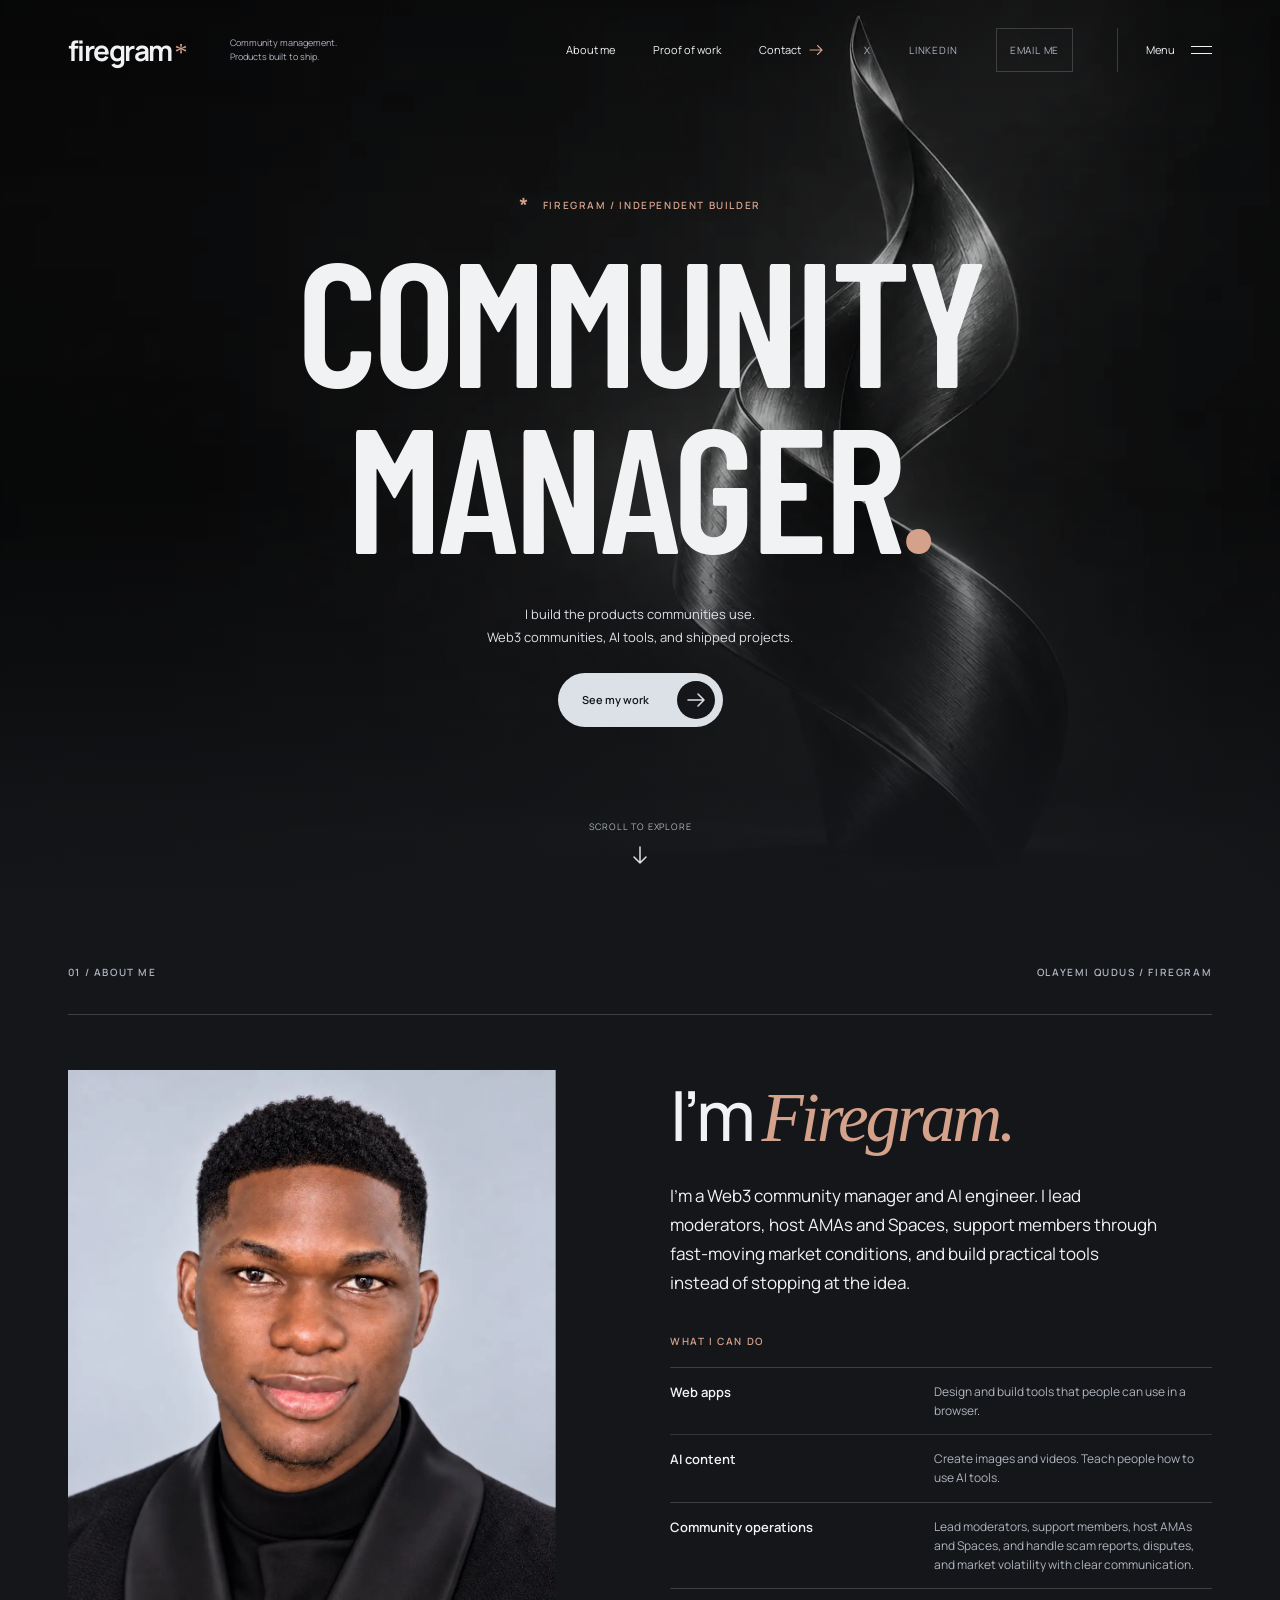
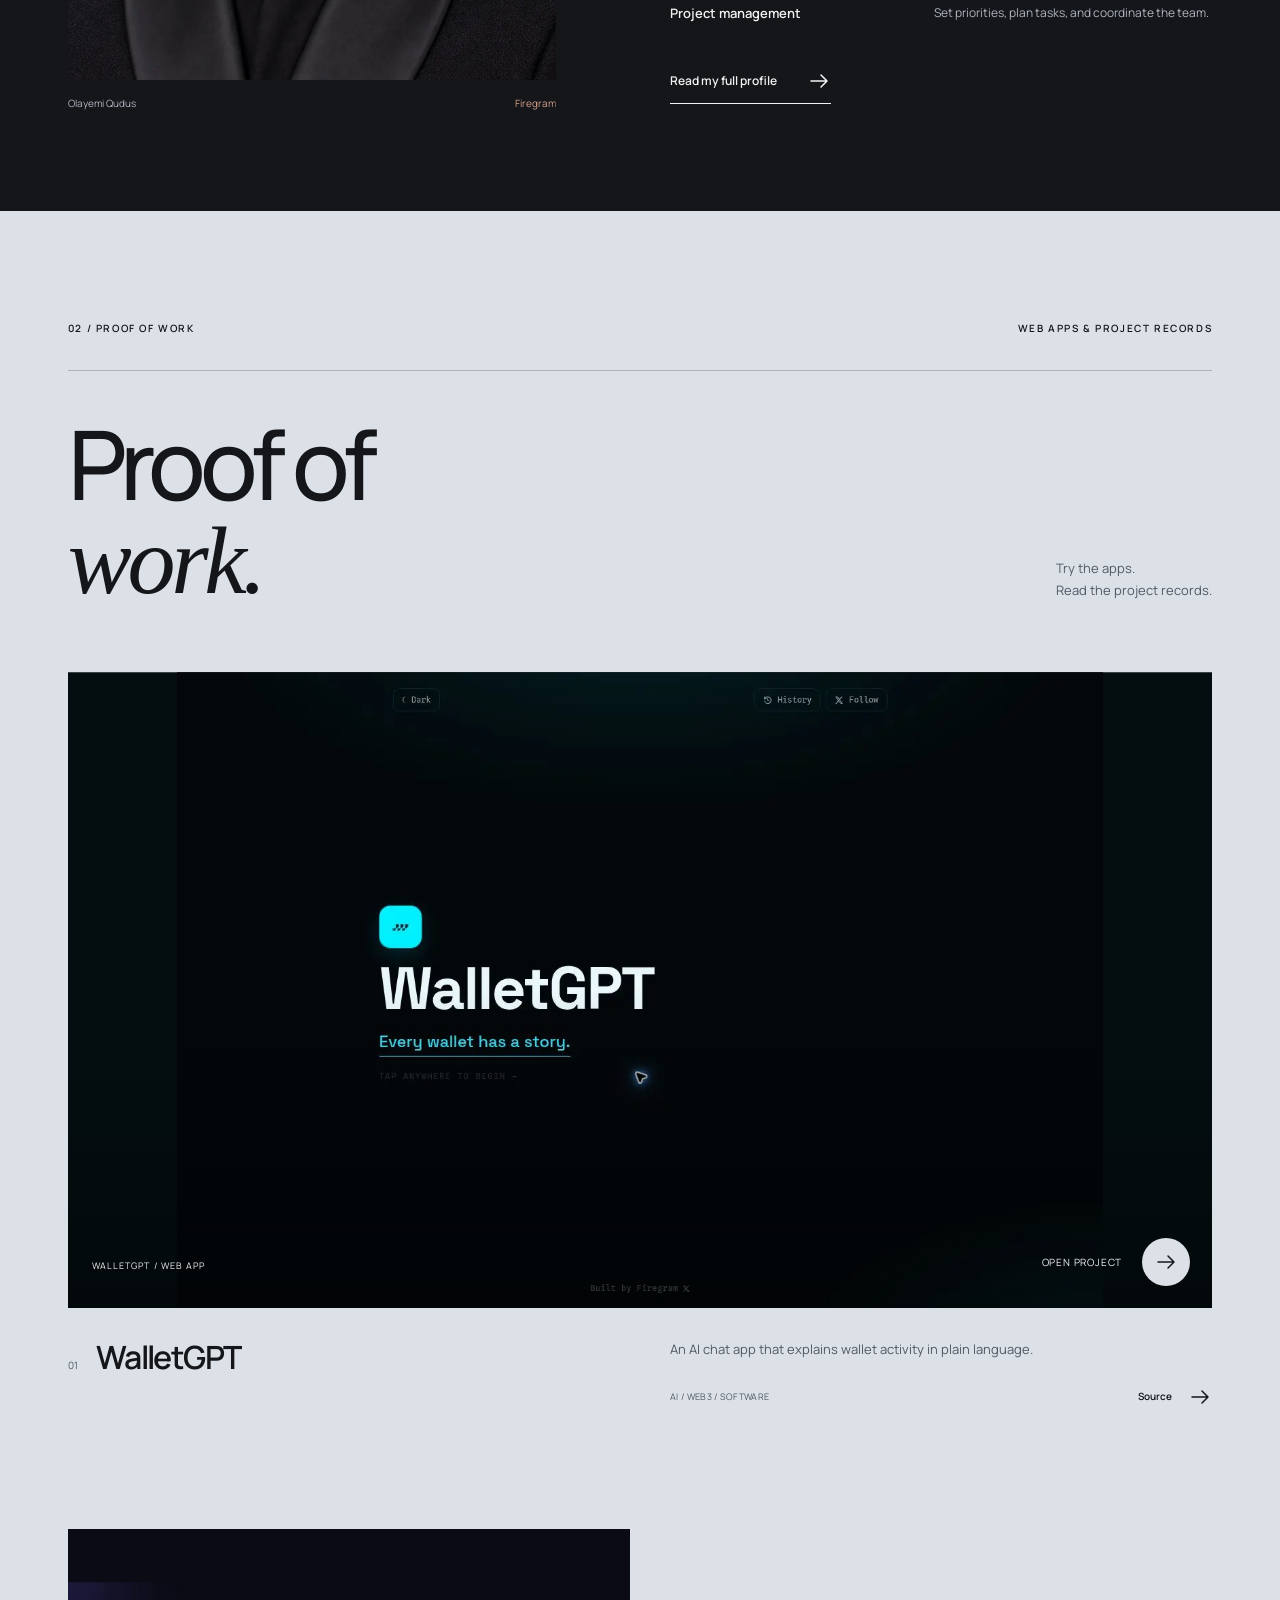
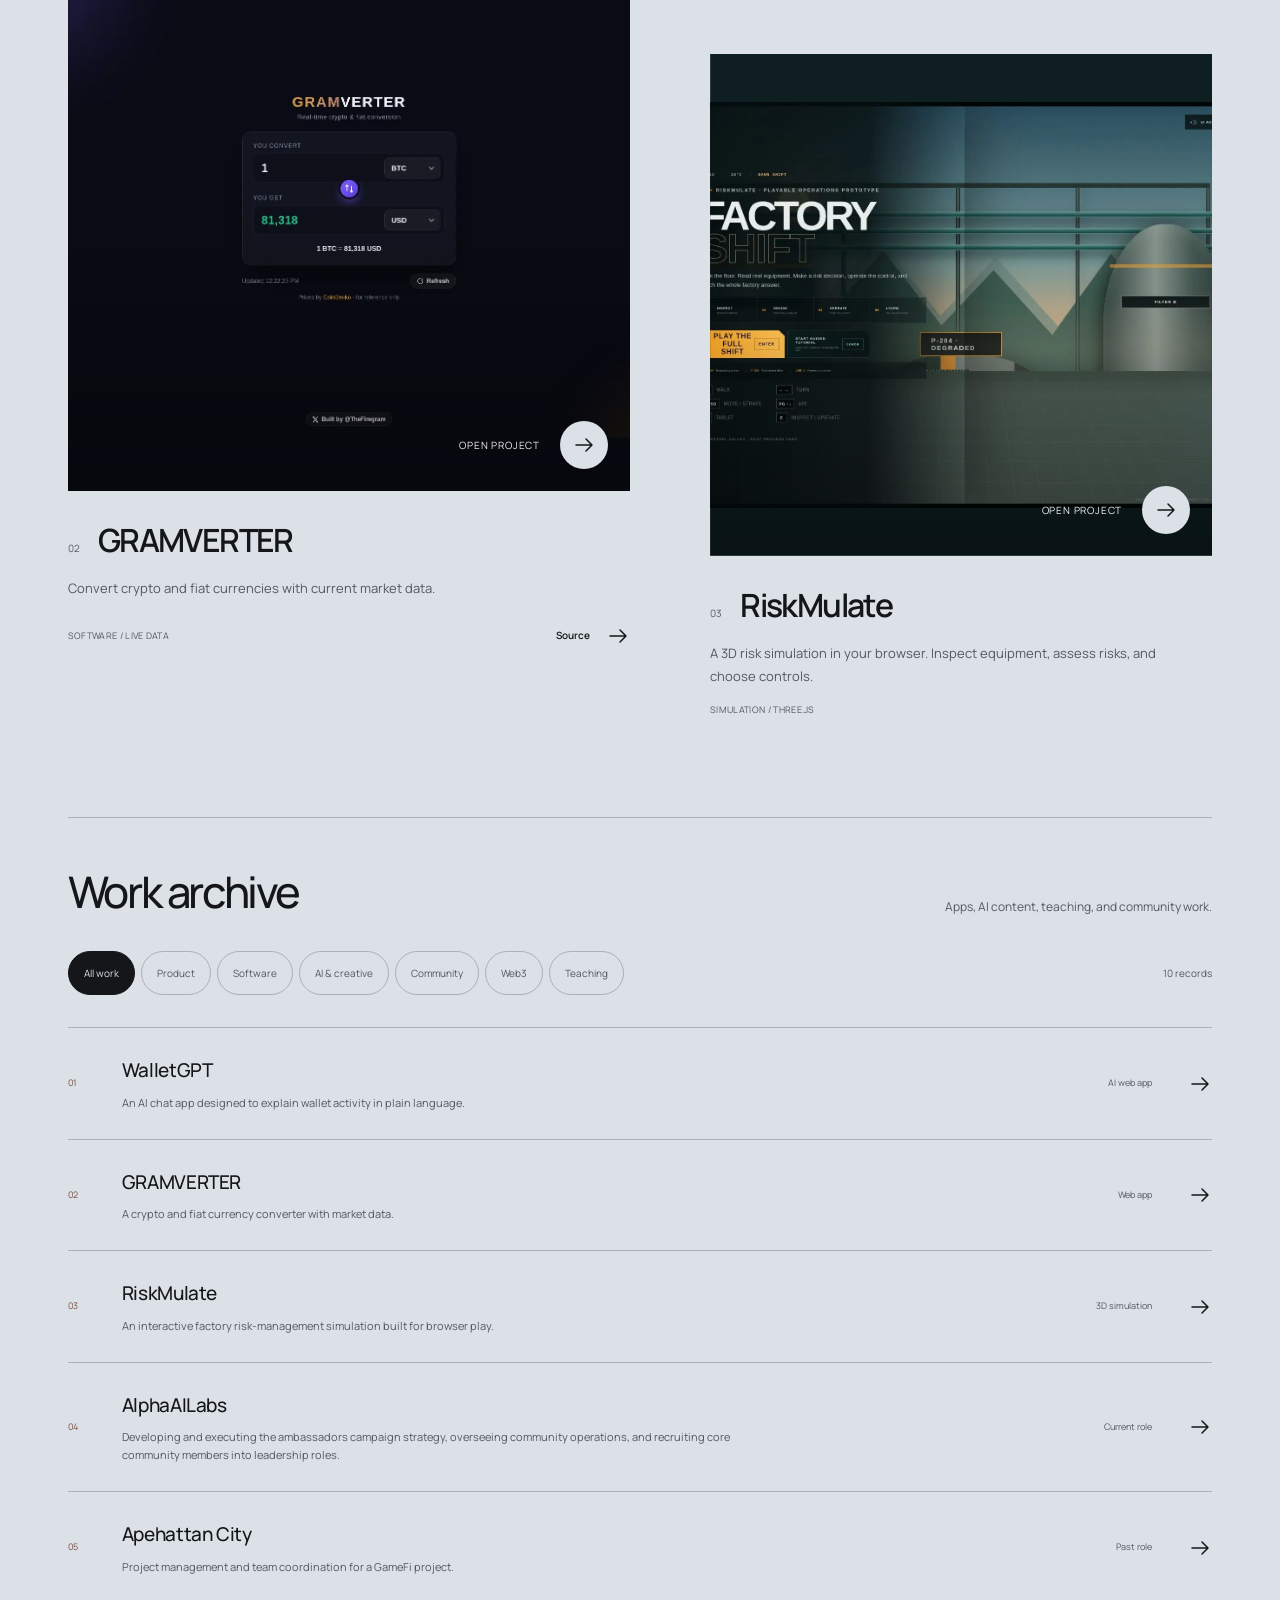
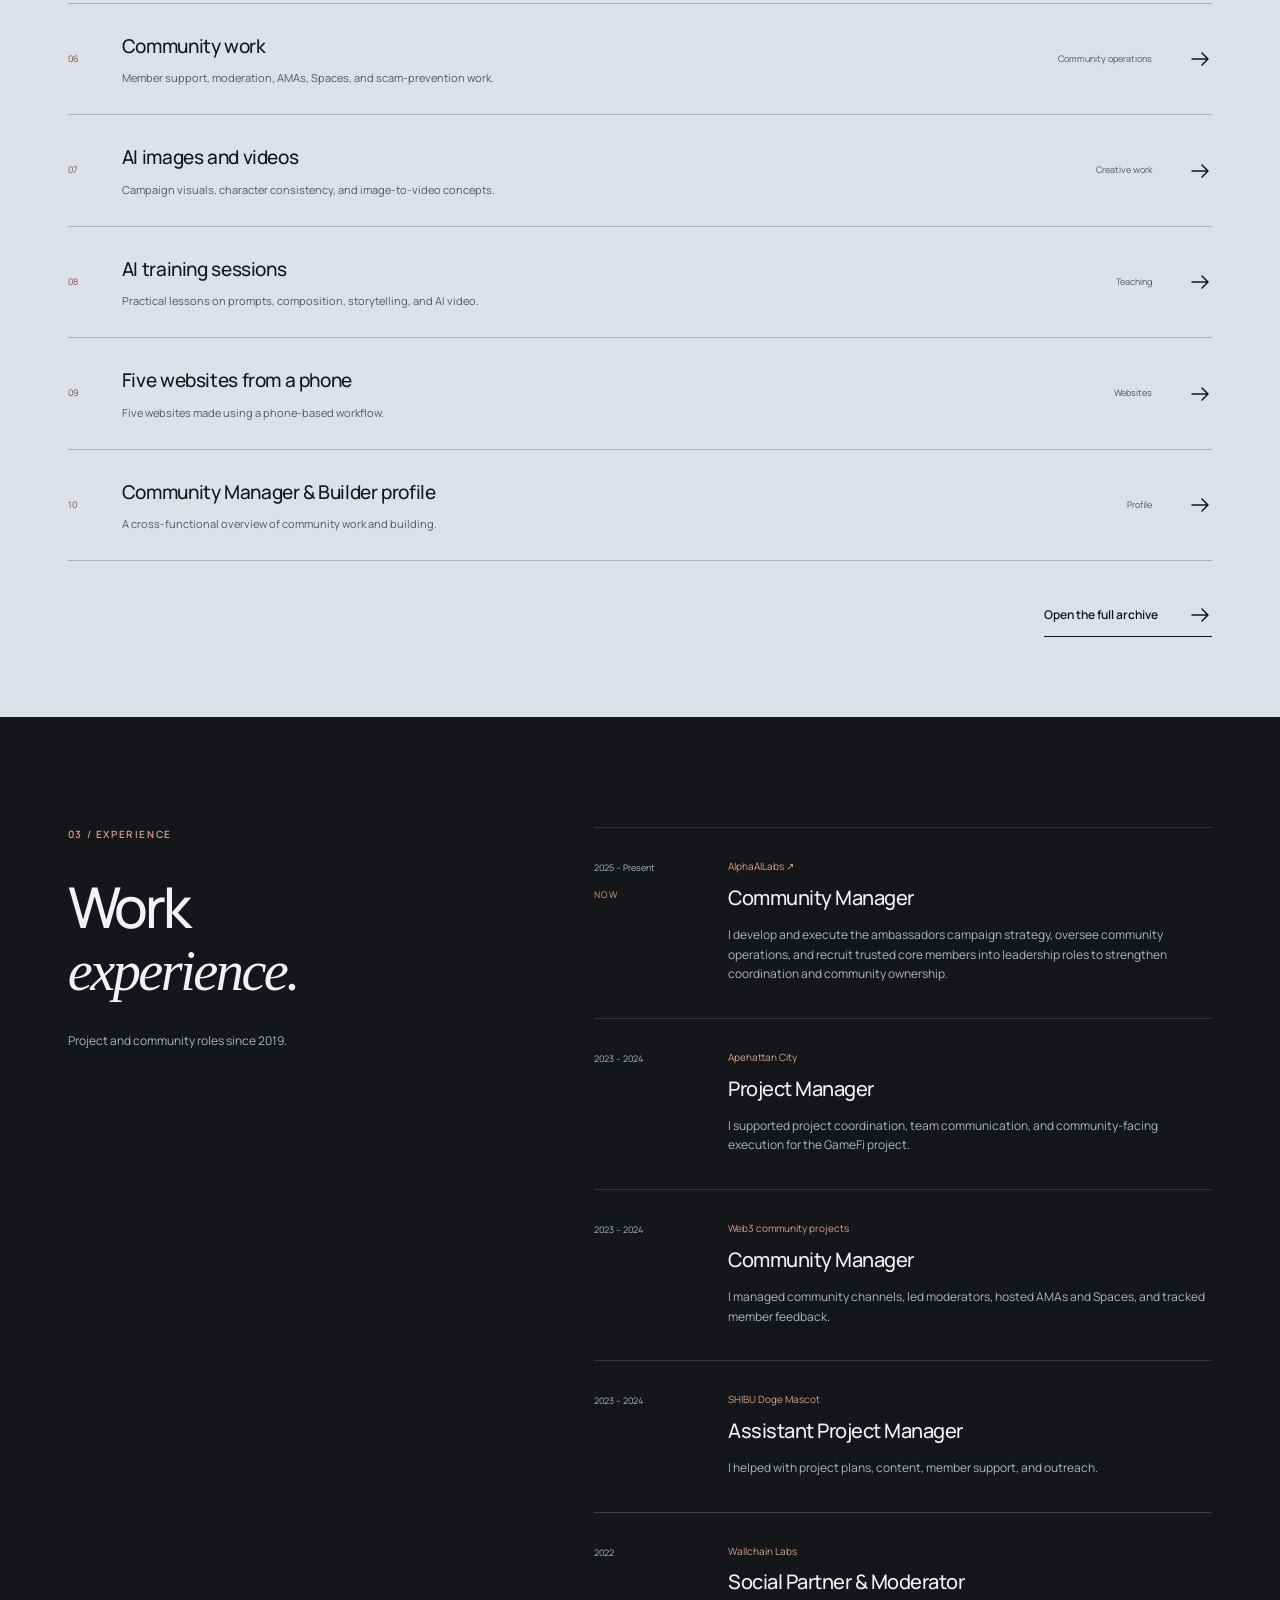
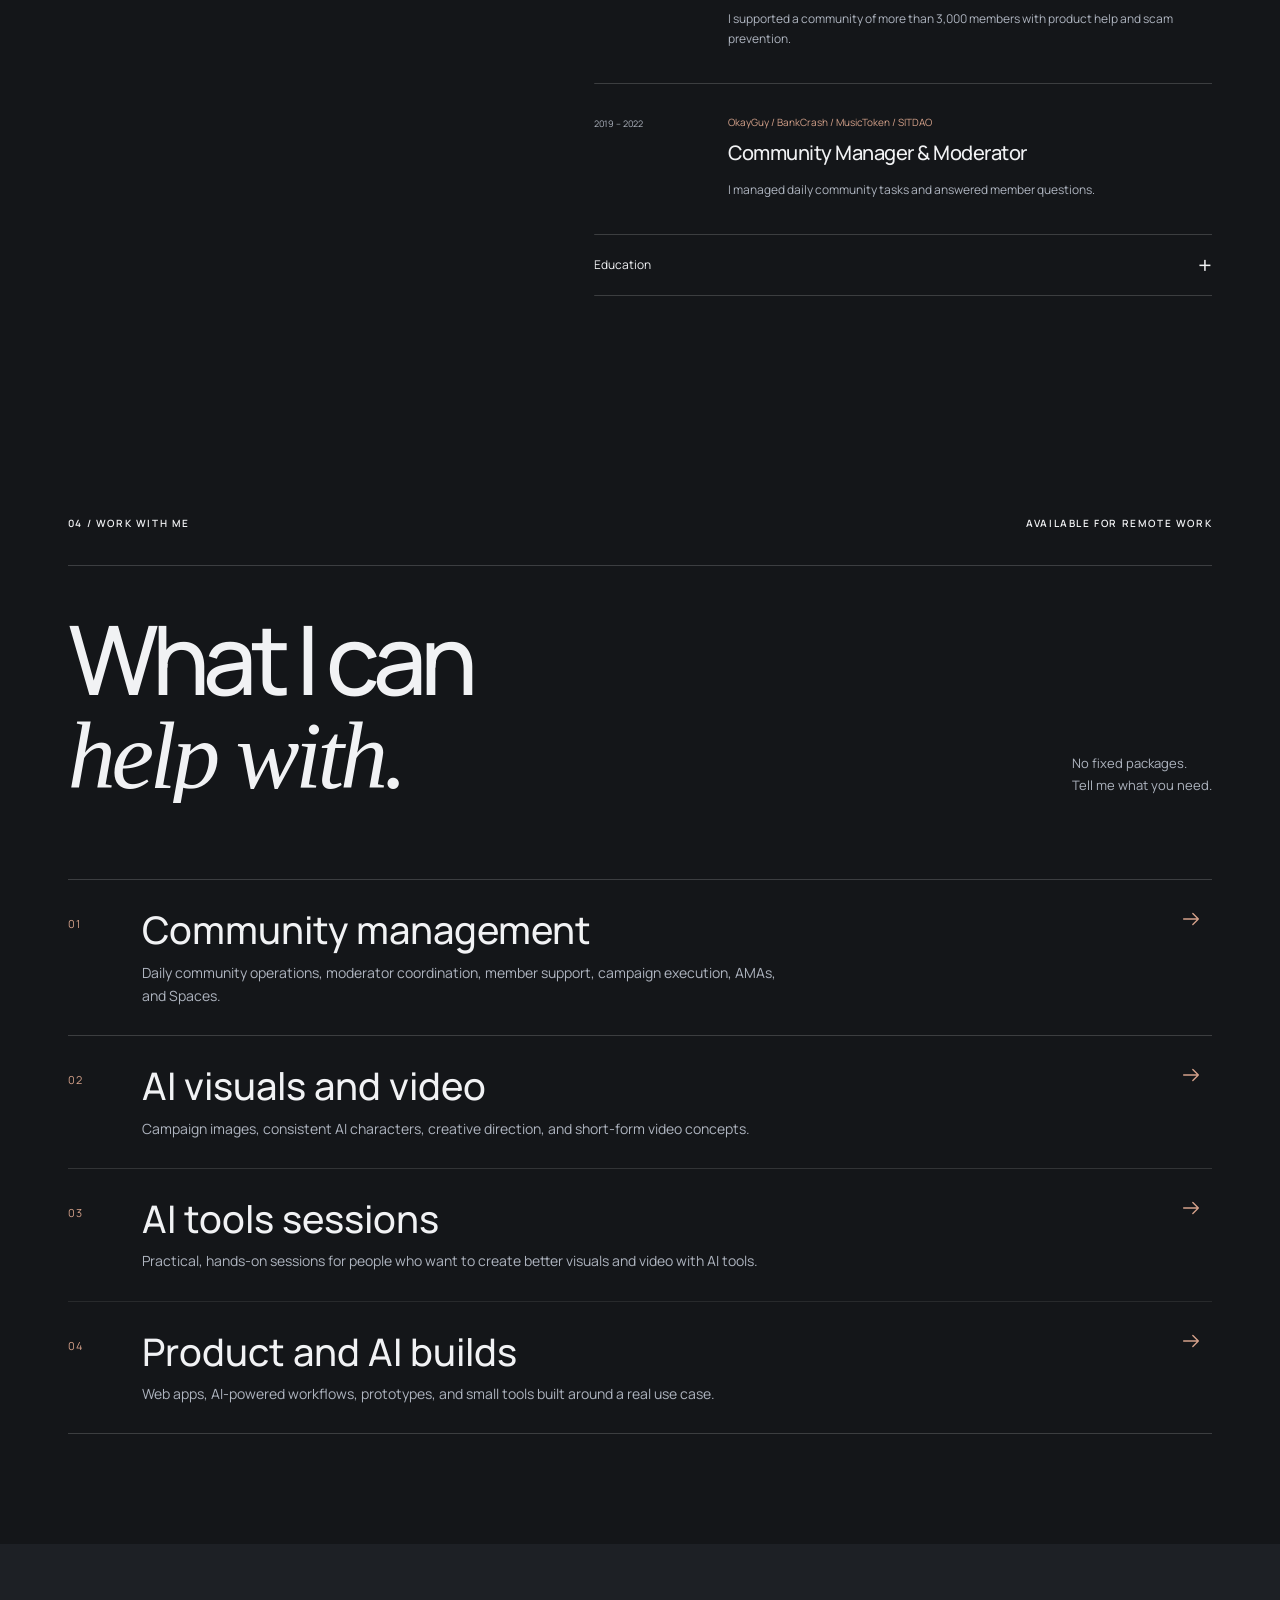
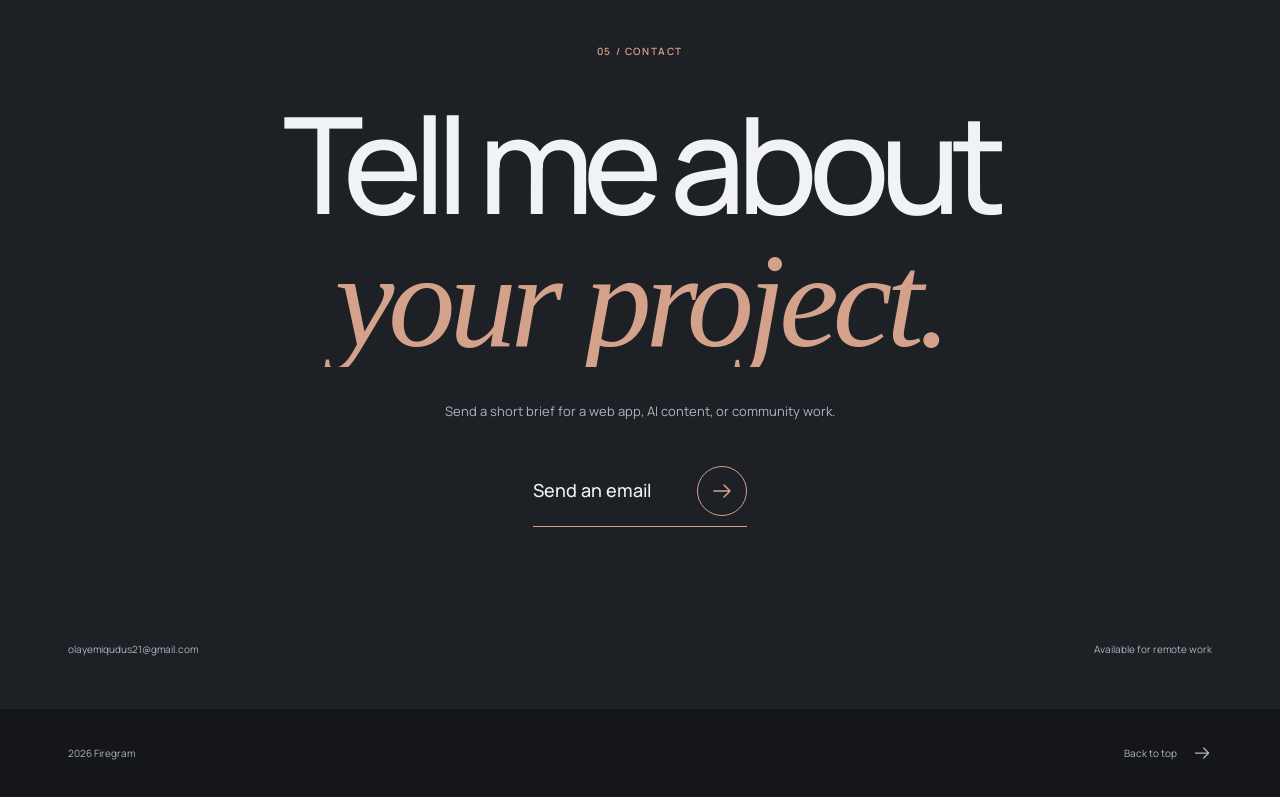
<file: index.html>
<!doctype html>
<html lang="en">
<head>
  <meta charset="utf-8">
  <meta name="viewport" content="width=device-width, initial-scale=1">
  <meta name="theme-color" content="#141619">
  <meta name="description" content="Firegram is a Web3 community manager and AI engineer who builds useful products, leads communities, and creates AI campaign content.">
  <meta property="og:title" content="Firegram · Community Manager & Builder">
  <meta property="og:description" content="Web3 community management, AI engineering, product builds, and creative work by Firegram.">
  <meta property="og:type" content="website">
  <meta property="og:image" content="https://firegram-portfolio.vercel.app/assets/firegram-portrait.webp">
  <meta property="og:image:alt" content="Portrait of Firegram in a black jacket against a grey background.">
  <title>Firegram · Community Manager & Builder</title>
  <link rel="icon" href="assets/favicon.svg" type="image/svg+xml">
  <link rel="preload" as="font" href="assets/fonts/barlow-condensed-600.woff" type="font/woff" crossorigin>
  <link rel="preload" as="font" href="assets/fonts/manrope-variable.woff" type="font/woff" crossorigin>
  <link rel="preload" as="image" href="assets/hero-sculpture.webp" fetchpriority="high">
  <link rel="stylesheet" href="styles/portfolio.css">
  <noscript><style>@media(max-width:767px){.desktop-nav{display:flex;position:absolute;top:76px;left:0;right:0;justify-content:center;background:#141619;gap:24px}}</style></noscript>
  <script src="proof-data.js" defer></script>
  <script src="portfolio.js" defer></script>
</head>
<body>
  <svg class="icon-sprite" xmlns="http://www.w3.org/2000/svg" aria-hidden="true" focusable="false"><defs><symbol id="icon-arrow" viewBox="0 0 24 24"><path d="M4 12h16m-6-6 6 6-6 6" fill="none" stroke="currentColor" stroke-width="1.5" stroke-linecap="round" stroke-linejoin="round"/></symbol></defs></svg>
  <a class="skip-link" href="#main">Skip to content</a>
  <header class="site-header" id="site-header">
    <a class="wordmark" href="#home" aria-label="Firegram home">firegram<span class="brand-spark" aria-hidden="true">*</span></a>
    <span class="header-note">Community management.<br>Products built to ship.</span>
    <nav class="desktop-nav" aria-label="Main navigation">
      <a href="#about">About me</a>
      <a href="#work">Proof of work</a>
      <a href="#contact">Contact <svg class="arrow-icon" aria-hidden="true" focusable="false"><use href="#icon-arrow"/></svg></a>
      <a class="header-social" href="https://x.com/TheFiregram" target="_blank" rel="noopener noreferrer">X</a>
      <a class="header-social" href="https://www.linkedin.com/in/firegram" target="_blank" rel="noopener noreferrer">LinkedIn</a>
      <a class="header-email" href="mailto:olayemiqudus21@gmail.com">Email me</a>
    </nav>
    <button class="menu-toggle" id="menu-toggle" type="button" aria-haspopup="dialog" aria-controls="site-menu" aria-expanded="false" hidden><span>Menu</span><span class="menu-lines" aria-hidden="true"><i></i><i></i></span></button>
    <div class="reading-progress" aria-hidden="true"><i id="reading-progress"></i></div>
  </header>
  <dialog class="site-menu" id="site-menu" aria-labelledby="menu-title">
    <div class="menu-top"><span class="wordmark">firegram<span class="brand-spark" aria-hidden="true">*</span></span><button class="menu-close" type="button" id="menu-close" autofocus>Close <span aria-hidden="true">×</span></button></div>
    <p class="eyebrow" id="menu-title">Sections</p>
    <nav class="menu-nav" aria-label="All sections">
      <a href="#about"><span>01</span>About me<svg class="arrow-icon" aria-hidden="true" focusable="false"><use href="#icon-arrow"/></svg></a>
      <a href="#work"><span>02</span>Proof of work<svg class="arrow-icon" aria-hidden="true" focusable="false"><use href="#icon-arrow"/></svg></a>
      <a href="#experience"><span>03</span>Experience<svg class="arrow-icon" aria-hidden="true" focusable="false"><use href="#icon-arrow"/></svg></a>
      <a href="#services"><span>04</span>Work with me<svg class="arrow-icon" aria-hidden="true" focusable="false"><use href="#icon-arrow"/></svg></a>
      <a href="#contact"><span>05</span>Contact<svg class="arrow-icon" aria-hidden="true" focusable="false"><use href="#icon-arrow"/></svg></a>
    </nav>
    <div class="menu-bottom"><button type="button" class="motion-toggle" id="motion-toggle" aria-pressed="true" hidden>Motion <span id="motion-state">on</span><span class="motion-indicator" aria-hidden="true"></span></button><a href="mailto:olayemiqudus21@gmail.com">Send an email <svg class="arrow-icon" aria-hidden="true" focusable="false"><use href="#icon-arrow"/></svg></a></div>
  </dialog>
  <main id="main">
    <section class="hero chapter" id="home" aria-labelledby="hero-title">
      <div class="hero-media" aria-hidden="true"><img id="hero-image" src="assets/hero-sculpture.webp" alt="" width="1672" height="941" fetchpriority="high"></div>
      <div class="hero-shade" aria-hidden="true"></div>
      <div class="hero-content">
        <p class="eyebrow hero-entry entry-1"><span class="small-spark" aria-hidden="true">*</span> Firegram / Independent builder</p>
        <h1 id="hero-title"><span class="title-line"><span class="hero-entry entry-2">Community</span></span><span class="title-line"><span class="hero-entry entry-3">manager<span class="title-stop">.</span></span></span></h1>
        <p class="hero-description hero-entry entry-4">I build the products communities use.<br>Web3 communities, AI tools, and shipped projects.</p>
        <a class="pill-link hero-entry entry-5" href="#work"><span>See my work</span><span class="button-arrow"><svg class="arrow-icon" aria-hidden="true" focusable="false"><use href="#icon-arrow"/></svg></span></a>
      </div>
      <div class="hero-bottom"><a href="#about" class="scroll-cue">Scroll to explore <svg class="arrow-icon scroll-arrow" aria-hidden="true" focusable="false"><use href="#icon-arrow"/></svg></a></div>
    </section>
    <section class="about chapter section-pad" id="about" aria-labelledby="about-title" data-chapter="01">
      <div class="section-topline"><p class="eyebrow" data-reveal>01 / About me</p><span class="eyebrow" data-reveal>Olayemi Qudus / Firegram</span></div>
      <div class="profile-layout">
        <figure class="profile-photo" data-reveal><img src="assets/firegram-portrait.webp" width="1122" height="1402" alt="Firegram in a black jacket against a grey background." loading="lazy" decoding="async"><figcaption><span>Olayemi Qudus</span><span>Firegram</span></figcaption></figure>
        <div class="profile-copy">
          <h2 id="about-title" data-reveal>I’m <span class="serif-word">Firegram.</span></h2>
          <p class="profile-intro" data-reveal>I’m a Web3 community manager and AI engineer. I lead moderators, host AMAs and Spaces, support members through fast-moving market conditions, and build practical tools instead of stopping at the idea.</p>
          <div class="skills-list" id="strengths" aria-labelledby="skills-title">
            <h3 class="eyebrow" id="skills-title" data-reveal>What I can do</h3>
            <div class="skill-row" data-reveal><h4>Web apps</h4><p>Design and build tools that people can use in a browser.</p></div>
            <div class="skill-row" data-reveal><h4>AI content</h4><p>Create images and videos. Teach people how to use AI tools.</p></div>
            <div class="skill-row" data-reveal><h4>Community operations</h4><p>Lead moderators, support members, host AMAs and Spaces, and handle scam reports, disputes, and market volatility with clear communication.</p></div>
            <div class="skill-row" data-reveal><h4>Project management</h4><p>Set priorities, plan tasks, and coordinate the team.</p></div>
          </div>
          <a class="text-link" data-reveal href="https://ember-wrist-573.notion.site/Firegram-Community-Manager-and-Builder-25a2c1a6abe7805e96d5d0a60985b316" target="_blank" rel="noopener noreferrer">Read my full profile <svg class="arrow-icon" aria-hidden="true" focusable="false"><use href="#icon-arrow"/></svg></a>
        </div>
      </div>
    </section>
    <section class="work chapter section-pad" id="work" aria-labelledby="work-title" data-chapter="02">
      <div class="section-topline"><p class="eyebrow" data-reveal>02 / Proof of work</p><span class="eyebrow" data-reveal>Web apps & project records</span></div>
      <div class="section-heading" data-reveal><h2 id="work-title">Proof of<br><span class="serif-word">work.</span></h2><p>Try the apps.<br>Read the project records.</p></div>
      <article class="project project-featured" aria-labelledby="wallet-title">
        <a class="project-image wallet-image" href="https://wallet-gpt-2.vercel.app" target="_blank" rel="noopener noreferrer" aria-label="Open WalletGPT live project in a new tab" data-reveal><img src="assets/walletgpt.webp" width="1363" height="936" alt="WalletGPT’s dark interface with the line Every wallet has a story." loading="lazy" decoding="async"><span class="project-open"><span>Open project</span><span><svg class="arrow-icon" aria-hidden="true" focusable="false"><use href="#icon-arrow"/></svg></span></span><span class="image-caption">WalletGPT / Web app</span></a>
        <div class="project-details" data-reveal><div class="project-name"><span class="project-number">01</span><h3 id="wallet-title">WalletGPT</h3></div><div class="project-description"><p>An AI chat app that explains wallet activity in plain language.</p><div class="project-bottom"><span class="project-tags">AI / Web3 / Software</span><a class="text-link" href="https://github.com/TheFiregram/WalletGPT" target="_blank" rel="noopener noreferrer" aria-label="View WalletGPT source">Source <svg class="arrow-icon" aria-hidden="true" focusable="false"><use href="#icon-arrow"/></svg></a></div></div></div>
      </article>
      <div class="project-pair">
        <article class="project" aria-labelledby="gram-title">
          <a class="project-image gram-image" href="https://gramverter.vercel.app" target="_blank" rel="noopener noreferrer" aria-label="Open GRAMVERTER live project in a new tab" data-reveal><img src="assets/gramverter.webp" width="1363" height="936" alt="GRAMVERTER’s crypto and fiat currency converter. This saved screen shows past market prices." loading="lazy" decoding="async"><span class="project-open"><span>Open project</span><span><svg class="arrow-icon" aria-hidden="true" focusable="false"><use href="#icon-arrow"/></svg></span></span></a>
          <div class="project-details" data-reveal><div class="project-name"><span class="project-number">02</span><h3 id="gram-title">GRAMVERTER</h3></div><div class="project-description"><p>Convert crypto and fiat currencies with current market data.</p><div class="project-bottom"><span class="project-tags">Software / Live data</span><a class="text-link" href="https://github.com/TheFiregram/GRAMVERTER" target="_blank" rel="noopener noreferrer" aria-label="View GRAMVERTER source">Source <svg class="arrow-icon" aria-hidden="true" focusable="false"><use href="#icon-arrow"/></svg></a></div></div></div>
        </article>
        <article class="project project-offset" aria-labelledby="risk-title">
          <a class="project-image risk-image" href="https://riskmulate.vercel.app" target="_blank" rel="noopener noreferrer" aria-label="Open RiskMulate live project in a new tab" data-reveal><img src="assets/riskmulate.webp" width="1363" height="936" alt="RiskMulate’s Factory Shift start screen with an industrial simulation." loading="lazy" decoding="async"><span class="project-open"><span>Open project</span><span><svg class="arrow-icon" aria-hidden="true" focusable="false"><use href="#icon-arrow"/></svg></span></span></a>
          <div class="project-details" data-reveal><div class="project-name"><span class="project-number">03</span><h3 id="risk-title">RiskMulate</h3></div><div class="project-description"><p>A 3D risk simulation in your browser. Inspect equipment, assess risks, and choose controls.</p><div class="project-bottom"><span class="project-tags">Simulation / Three.js</span></div></div></div>
        </article>
      </div>
      <section class="proof-archive" id="proof" aria-labelledby="proof-title">
        <div class="proof-heading" data-reveal><h3 id="proof-title">Work archive</h3><p>Apps, AI content, teaching, and community work.</p></div>
        <div class="proof-controls" id="proof-controls" hidden><div class="proof-filters" role="group" aria-label="Filter proof of work"><button type="button" data-filter="all" aria-pressed="true">All work</button><button type="button" data-filter="product" aria-pressed="false">Product</button><button type="button" data-filter="software" aria-pressed="false">Software</button><button type="button" data-filter="ai" aria-pressed="false">AI & creative</button><button type="button" data-filter="community" aria-pressed="false">Community</button><button type="button" data-filter="web3" aria-pressed="false">Web3</button><button type="button" data-filter="teaching" aria-pressed="false">Teaching</button></div><p class="proof-count" id="proof-count" role="status" aria-live="polite" aria-atomic="true"></p></div>
        <div class="proof-list" id="proof-list"></div>
        <noscript><p>Read the work records in the archive below.</p></noscript>
        <div class="archive-link" data-reveal><a class="text-link" href="https://ember-wrist-573.notion.site/CV-and-Proof-of-Work-21d2c1a6abe7800ba490c4bd30827fef" target="_blank" rel="noopener noreferrer">Open the full archive <svg class="arrow-icon" aria-hidden="true" focusable="false"><use href="#icon-arrow"/></svg></a></div>
      </section>
    </section>
    <section class="experience chapter section-pad" id="experience" aria-labelledby="experience-title" data-chapter="03">
      <div class="experience-layout"><div class="experience-heading" data-reveal><p class="eyebrow">03 / Experience</p><h2 id="experience-title">Work<br><span class="serif-word">experience.</span></h2><p>Project and community roles since 2019.</p></div><div class="experience-list">
        <article class="experience-row" data-reveal><span class="experience-date">2025 – Present</span><div><p class="experience-company"><a href="https://x.com/alphaailabs" target="_blank" rel="noopener noreferrer">AlphaAILabs ↗</a></p><h3>Community Manager</h3><p>I develop and execute the ambassadors campaign strategy, oversee community operations, and recruit trusted core members into leadership roles to strengthen coordination and community ownership.</p></div><span class="role-marker" aria-label="Current role">Now</span></article>
        <article class="experience-row" data-reveal><span class="experience-date">2023 – 2024</span><div><p class="experience-company">Apehattan City</p><h3>Project Manager</h3><p>I supported project coordination, team communication, and community-facing execution for the GameFi project.</p></div></article>
        <article class="experience-row" data-reveal><span class="experience-date">2023 – 2024</span><div><p class="experience-company">Web3 community projects</p><h3>Community Manager</h3><p>I managed community channels, led moderators, hosted AMAs and Spaces, and tracked member feedback.</p></div></article>
        <article class="experience-row" data-reveal><span class="experience-date">2023 – 2024</span><div><p class="experience-company">SHIBU Doge Mascot</p><h3>Assistant Project Manager</h3><p>I helped with project plans, content, member support, and outreach.</p></div></article>
        <article class="experience-row" data-reveal><span class="experience-date">2022</span><div><p class="experience-company">Wallchain Labs</p><h3>Social Partner & Moderator</h3><p>I supported a community of more than 3,000 members with product help and scam prevention.</p></div></article>
        <article class="experience-row" data-reveal><span class="experience-date">2019 – 2022</span><div><p class="experience-company">OkayGuy / BankCrash / MusicToken / SITDAO</p><h3>Community Manager & Moderator</h3><p>I managed daily community tasks and answered member questions.</p></div></article>
        <details class="education" data-reveal><summary>Education <span aria-hidden="true">+</span></summary><dl><div><dt>Computer Science</dt><dd>Global Wealth University / 2017–2020</dd></div><div><dt>Project Management</dt><dd>CIPM / 2020–2021</dd></div><div><dt>Public Speaking</dt><dd>The Phenomenals / 2021–2022</dd></div></dl></details>
      </div></div>
    </section>
    <section class="services chapter section-pad" id="services" aria-labelledby="services-title" data-chapter="04">
      <div class="section-topline"><p class="eyebrow" data-reveal>04 / Work with me</p><span class="eyebrow" data-reveal>Available for remote work</span></div>
      <div class="section-heading" data-reveal><h2 id="services-title">What I can<br><span class="serif-word">help with.</span></h2><p>No fixed packages.<br>Tell me what you need.</p></div>
      <div class="service-list">
        <article class="service-row" data-reveal><span class="service-number">01</span><div><h3>Community management</h3><p>Daily community operations, moderator coordination, member support, campaign execution, AMAs, and Spaces.</p></div><span class="service-arrow" aria-hidden="true"><svg class="arrow-icon" focusable="false"><use href="#icon-arrow"/></svg></span></article>
        <article class="service-row" data-reveal><span class="service-number">02</span><div><h3>AI visuals and video</h3><p>Campaign images, consistent AI characters, creative direction, and short-form video concepts.</p></div><span class="service-arrow" aria-hidden="true"><svg class="arrow-icon" focusable="false"><use href="#icon-arrow"/></svg></span></article>
        <article class="service-row" data-reveal><span class="service-number">03</span><div><h3>AI tools sessions</h3><p>Practical, hands-on sessions for people who want to create better visuals and video with AI tools.</p></div><span class="service-arrow" aria-hidden="true"><svg class="arrow-icon" focusable="false"><use href="#icon-arrow"/></svg></span></article>
        <article class="service-row" data-reveal><span class="service-number">04</span><div><h3>Product and AI builds</h3><p>Web apps, AI-powered workflows, prototypes, and small tools built around a real use case.</p></div><span class="service-arrow" aria-hidden="true"><svg class="arrow-icon" focusable="false"><use href="#icon-arrow"/></svg></span></article>
      </div>
    </section>
    <section class="contact chapter section-pad" id="contact" aria-labelledby="contact-title" data-chapter="05">
      <p class="eyebrow" data-reveal>05 / Contact</p>
      <h2 id="contact-title" data-reveal>Tell me about<br><span class="serif-word">your project.</span></h2>
      <p class="contact-copy" data-reveal>Send a short brief for a web app, AI content, or community work.</p>
      <a class="contact-cta" href="mailto:olayemiqudus21@gmail.com" data-reveal><span>Send an email</span><span class="contact-arrow"><svg class="arrow-icon" aria-hidden="true" focusable="false"><use href="#icon-arrow"/></svg></span></a>
      <div class="contact-meta"><a href="mailto:olayemiqudus21@gmail.com">olayemiqudus21@gmail.com</a><span>Available for remote work</span></div>
    </section>
  </main>
  <footer class="footer"><span>2026 Firegram</span><a class="back-top" href="#home">Back to top <svg class="arrow-icon" aria-hidden="true" focusable="false"><use href="#icon-arrow"/></svg></a></footer>
</body>
</html>
</file>
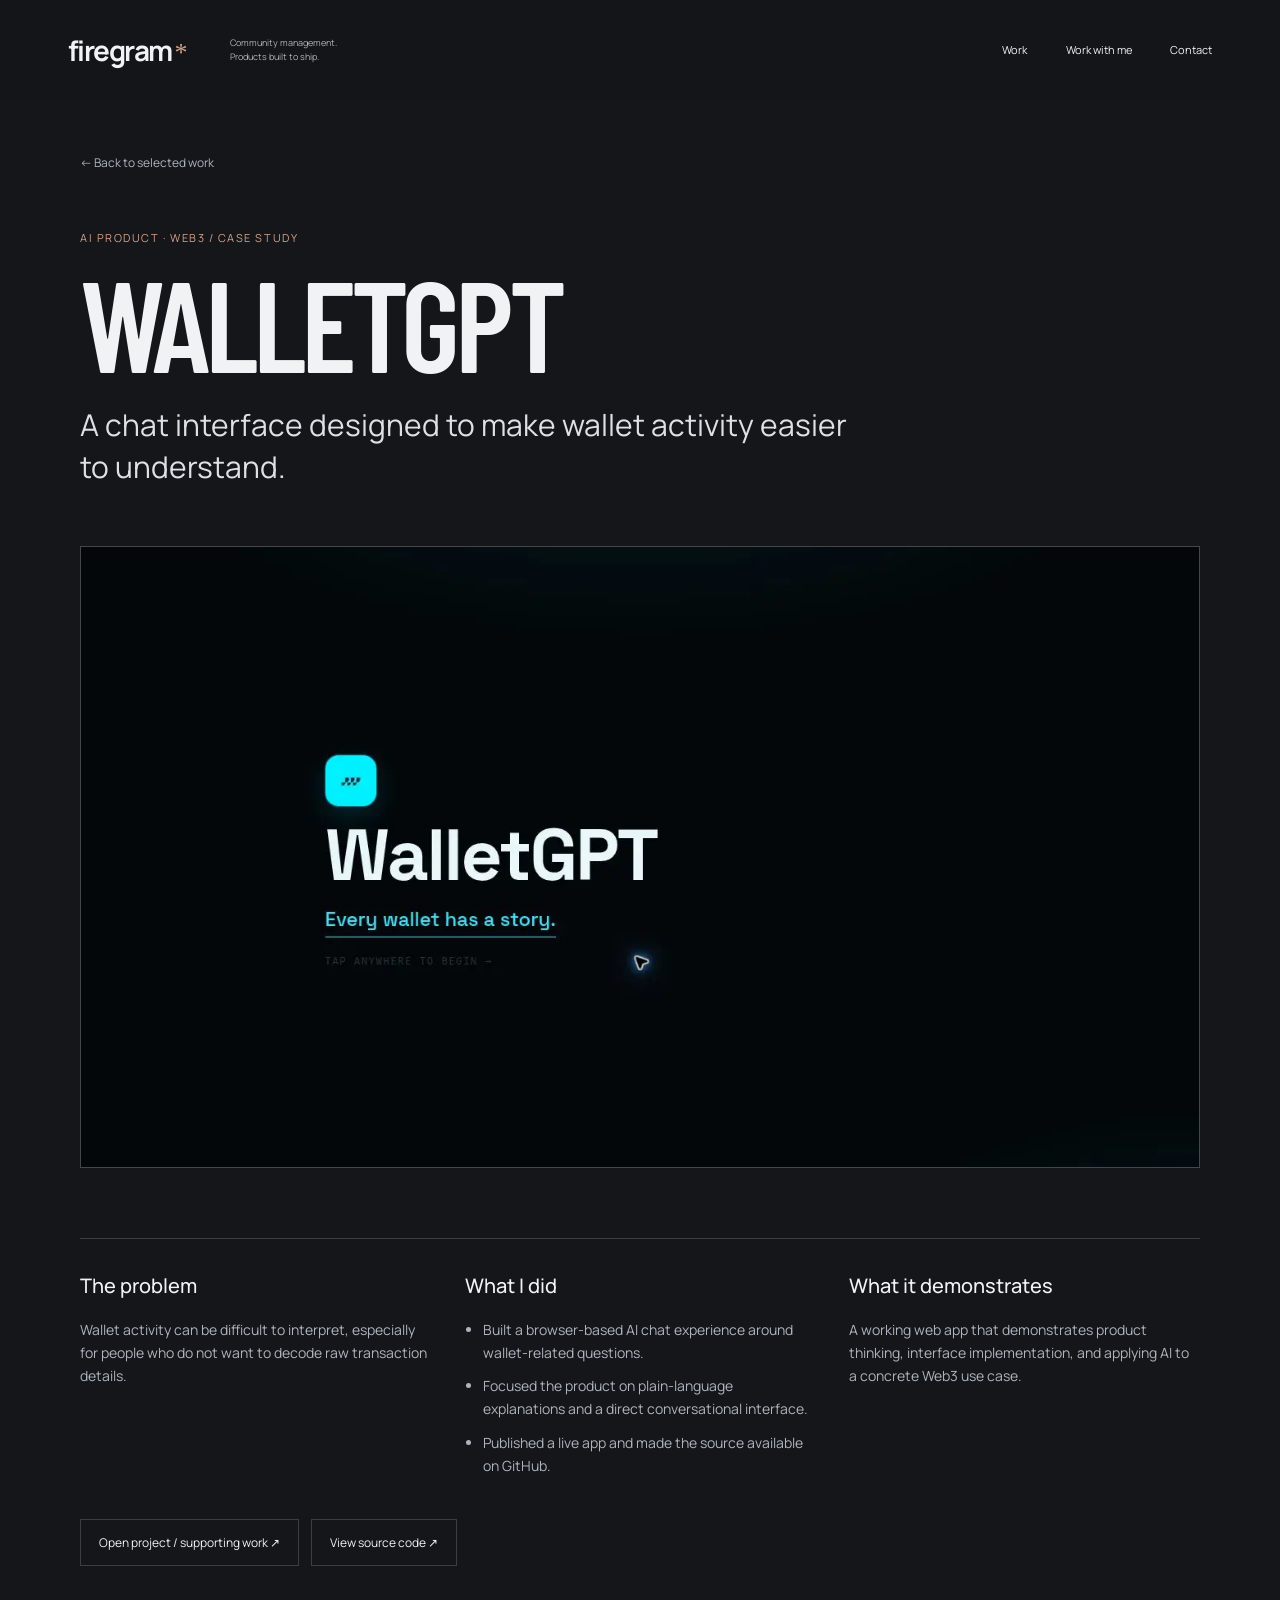
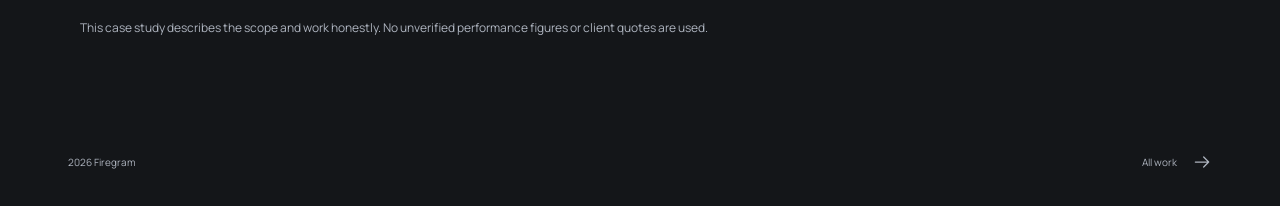
<file: case-study.html>
<!doctype html>
<html lang="en">
<head>
  <meta charset="utf-8">
  <meta name="viewport" content="width=device-width, initial-scale=1">
  <meta name="theme-color" content="#141619">
  <meta name="description" content="A project case study by Firegram, community manager and builder.">
  <title>Project case study · Firegram</title>
  <link rel="icon" href="assets/favicon.svg" type="image/svg+xml">
  <link rel="stylesheet" href="styles/portfolio.css">
  <script src="case-study-data.js" defer></script>
  <script src="case-study.js" defer></script>
</head>
<body>
  <svg class="icon-sprite" xmlns="http://www.w3.org/2000/svg" aria-hidden="true" focusable="false"><defs><symbol id="icon-arrow" viewBox="0 0 24 24"><path d="M4 12h16m-6-6 6 6-6 6" fill="none" stroke="currentColor" stroke-width="1.5" stroke-linecap="round" stroke-linejoin="round"/></symbol></defs></svg>
  <header class="site-header is-scrolled"><a class="wordmark" href="index.html#home">firegram<span class="brand-spark" aria-hidden="true">*</span></a><span class="header-note">Community management.<br>Products built to ship.</span><nav class="desktop-nav" aria-label="Main navigation"><a href="index.html#work">Work</a><a href="index.html#services">Work with me</a><a href="mailto:olayemiqudus21@gmail.com">Contact</a></nav></header>
  <main class="case-study"><article class="case-shell" id="case-content"><a class="case-back" href="index.html#work">← Back to selected work</a><p class="case-kicker">Firegram / Case study</p><h1 class="case-title">Loading project…</h1></article></main>
  <footer class="footer"><span>2026 Firegram</span><a class="back-top" href="index.html#work">All work <svg class="arrow-icon" aria-hidden="true" focusable="false"><use href="#icon-arrow"/></svg></a></footer>
</body>
</html>
</file>
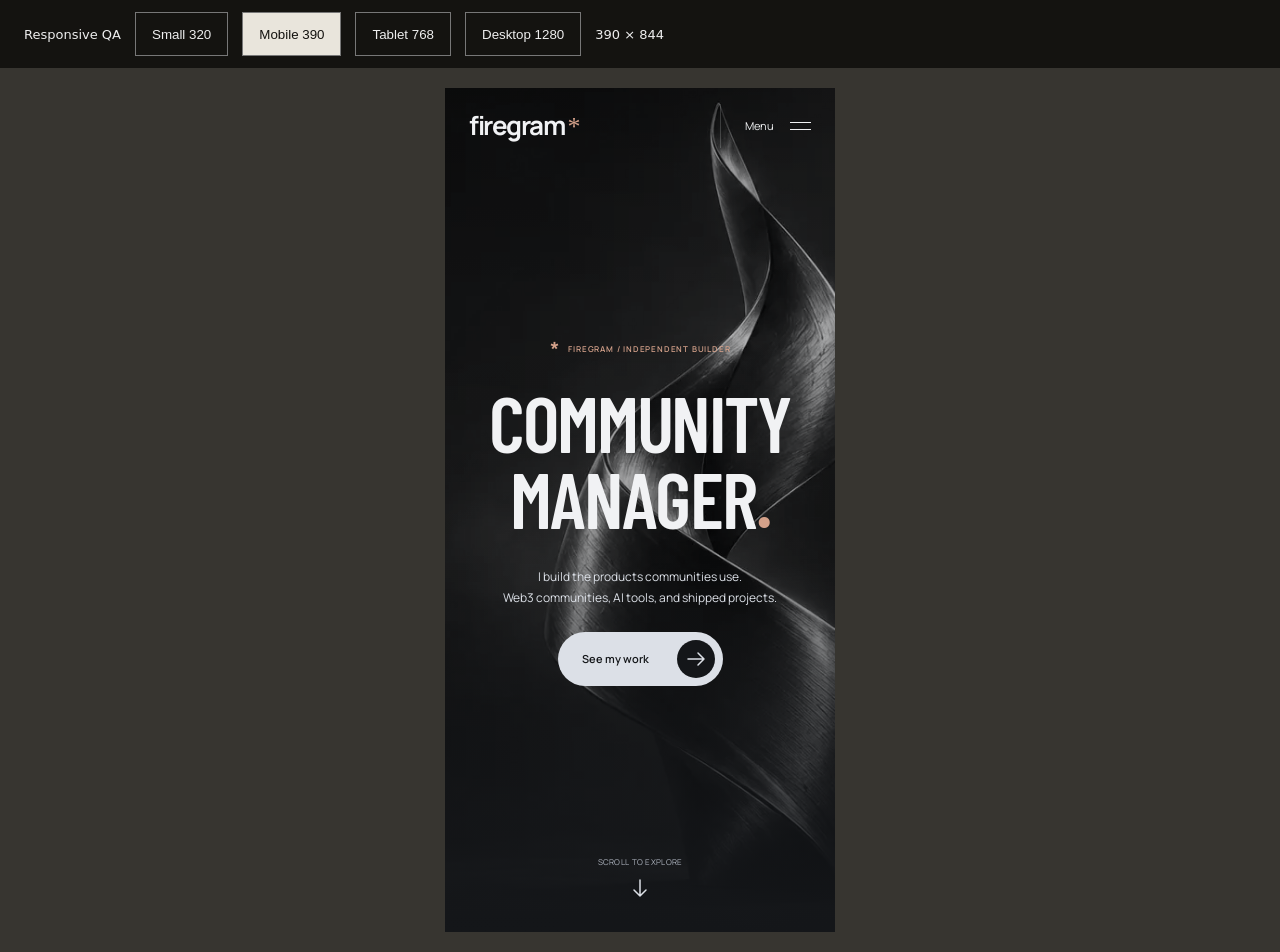
<file: tests/responsive.html>
<!doctype html>
<html lang="en">
<head>
  <meta charset="utf-8">
  <meta name="viewport" content="width=device-width, initial-scale=1">
  <meta name="robots" content="noindex,nofollow">
  <title>Firegram responsive preview</title>
  <style>
    * { box-sizing: border-box; }
    body { margin: 0; font: 13px system-ui, sans-serif; background: #373530; color: #eee; }
    header { display: flex; flex-wrap: wrap; gap: 14px; align-items: center; padding: 12px 24px; background: #141310; }
    button { min-height: 44px; border: 1px solid #777; color: #eee; background: transparent; padding: 0 16px; cursor: pointer; }
    button[aria-pressed="true"] { background: #e9e5dc; color: #141310; }
    iframe { display: block; width: 390px; height: 844px; max-width: 100%; margin: 20px auto; border: 0; background: #141310; }
  </style>
</head>
<body>
  <header><span>Responsive QA</span><button type="button" data-width="320" aria-pressed="false">Small 320</button><button type="button" data-width="390" aria-pressed="true">Mobile 390</button><button type="button" data-width="768" aria-pressed="false">Tablet 768</button><button type="button" data-width="1280" aria-pressed="false">Desktop 1280</button><span id="size" role="status">390 × 844</span></header>
  <iframe id="preview" title="Portfolio preview" src="../"></iframe>
  <script>
    document.querySelectorAll("button").forEach((button) => button.addEventListener("click", () => {
      document.getElementById("preview").style.width = button.dataset.width + "px";
      document.getElementById("size").textContent = button.dataset.width + " × 844";
      document.querySelectorAll("button").forEach((item) => item.setAttribute("aria-pressed", String(item === button)));
    }));
  </script>
</body>
</html>
</file>
<file: styles/portfolio.css>
/* Firegram / cinematic portfolio
   One stylesheet, native document scrolling, progressive motion. */
@font-face {
  font-family: "Barlow Condensed";
  src: url("../assets/fonts/barlow-condensed-600.woff") format("woff");
  font-style: normal;
  font-weight: 600;
  font-display: swap;
}
@font-face {
  font-family: "Manrope";
  src: url("../assets/fonts/manrope-variable.woff") format("woff");
  font-style: normal;
  font-weight: 200 800;
  font-display: swap;
}
@font-face {
  font-family: "Display Fallback";
  src: local("Arial");
  size-adjust: 64%;
}
:root {
  color-scheme: dark;
  --ink: #141619;
  --ink-soft: #1d2025;
  --paper: #dce0e7;
  --white: #f1f2f4;
  --muted: #aeb4bf;
  --accent: #d4a18a;
  --rule: rgb(241 242 244 / 18%);
  --gutter: clamp(24px, 5.3vw, 88px);
  --body: "Manrope", sans-serif;
  --display: "Barlow Condensed", "Display Fallback", "Arial Narrow", sans-serif;
  --ease-dramatic: cubic-bezier(.77, 0, .175, 1);
  --spring-smooth: cubic-bezier(.22, 1, .36, 1);
  --ease-utility: cubic-bezier(.65, 0, .35, 1);
}
@supports (transition-timing-function: linear(0, 1)) {
  :root { --spring-smooth: linear(0, .18 10%, .53 25%, .82 45%, .97 65%, 1.012 82%, 1); }
}
* { box-sizing: border-box; }
html { scroll-padding-top: 100px; }
body { margin: 0; background: var(--ink); color: var(--white); font: 400 15px/1.65 var(--body); -webkit-font-smoothing: antialiased; }
body.menu-open { overflow: hidden; }
::selection { background: var(--accent); color: var(--ink); }
a { color: inherit; text-decoration: none; }
button { color: inherit; font: inherit; cursor: pointer; }
button, a { -webkit-tap-highlight-color: transparent; }
button { border-radius: 0; }
button:disabled { cursor: default; }
button, input, summary { touch-action: manipulation; }
a, button, summary { transition: color 180ms var(--ease-utility), background-color 180ms var(--ease-utility), transform 180ms var(--spring-smooth); }
a:active, button:active { transform: scale(.97); }
a:focus-visible, button:focus-visible, summary:focus-visible { outline: 2px solid var(--accent); outline-offset: 6px; }
[tabindex="-1"]:focus { outline: none; }
h1, h2, h3, h4, p { margin: 0; }
h1, h2, h3, h4 { font-weight: 500; }
img { display: block; max-width: 100%; }
.icon-sprite { position: absolute; width: 0; height: 0; overflow: hidden; }
.arrow-icon { display: block; flex: 0 0 auto; width: 24px; height: 24px; transition: transform 240ms var(--spring-smooth); }
button { background: none; border: 0; }
[hidden] { display: none !important; }
.skip-link { position: fixed; top: 10px; left: 20px; z-index: 100; padding: 14px 20px; background: var(--paper); color: var(--ink); transform: translateY(-150%); }
.skip-link:focus { transform: translateY(0); }
.section-pad { padding: 110px var(--gutter); }
.eyebrow { font-size: 10px; line-height: 1.5; text-transform: uppercase; letter-spacing: .16em; font-weight: 600; }
.serif-word { font-family: Georgia, "Times New Roman", serif; font-style: italic; font-weight: 400; letter-spacing: -.045em; }
.section-topline { display: flex; justify-content: space-between; gap: 24px; padding-bottom: 34px; border-bottom: 1px solid var(--rule); }
.text-link { display: inline-flex; align-items: center; justify-content: space-between; gap: 30px; min-height: 44px; font-size: 12px; font-weight: 600; border-bottom: 1px solid currentColor; }
.site-header { height: 100px; padding: 0 var(--gutter); display: flex; align-items: center; gap: 44px; position: fixed; z-index: 30; inset: 0 0 auto; transition: background-color 250ms var(--ease-utility); }
.site-header.is-scrolled { background: rgb(20 22 25 / 94%); -webkit-backdrop-filter: blur(12px); backdrop-filter: blur(12px); }
.wordmark { display: inline-flex; align-items: baseline; gap: 3px; font-weight: 700; font-size: 28px; line-height: 1; letter-spacing: -.055em; min-height: 44px; padding-top: 8px; }
.brand-spark { color: var(--accent); font-size: 26px; font-family: Georgia, serif; font-weight: 400; }
.header-note { font-size: 9px; line-height: 1.55; color: var(--muted); margin-right: auto; }
.desktop-nav { display: flex; gap: clamp(22px, 3vw, 46px); align-items: center; font-size: 11px; }
.desktop-nav a { min-height: 44px; display: flex; align-items: center; gap: 6px; position: relative; }
.desktop-nav a::after { content: ""; position: absolute; bottom: 6px; left: 0; right: 0; height: 1px; background: currentColor; transform: scaleX(0); transform-origin: left; transition: transform 260ms var(--ease-utility); }
.desktop-nav a[aria-current="location"]::after { transform: scaleX(1); }
.desktop-nav span { color: var(--accent); font-size: 9px; }
.desktop-nav .arrow-icon { width: 18px; height: 18px; color: var(--accent); }
.menu-toggle { display: flex; align-items: center; justify-content: center; gap: 16px; font-size: 11px; min-height: 44px; border-left: 1px solid var(--rule); padding: 0 0 0 28px; }
.menu-lines { display: grid; gap: 6px; width: 21px; }
.menu-lines i { width: 21px; height: 1px; display: block; background: currentColor; transition: transform 240ms var(--spring-smooth); }
.reading-progress { position: absolute; height: 1px; bottom: 0; inset-inline: 0; }
.reading-progress i { display: block; background: var(--accent); height: 100%; transform: scaleX(0); transform-origin: left; }
.hero { position: relative; min-height: 760px; min-height: max(760px, 100svh); isolation: isolate; display: flex; align-items: center; justify-content: center; padding: 142px var(--gutter) 120px; overflow: clip; background: #0d0f12; }
.hero-media, .hero-shade { position: absolute; inset: 0; z-index: -1; pointer-events: none; }
.hero-media { overflow: hidden; }
.hero-media img { width: 100%; height: 100%; object-fit: cover; object-position: center 48%; opacity: .75; filter: grayscale(1); transform: scale(1.035); }
.hero-shade { background: linear-gradient(180deg, rgb(0 0 0 / 26%), transparent 25%, rgb(0 0 0 / 10%) 55%, var(--ink) 100%); }
.hero-content { position: relative; text-align: center; width: 100%; }
.hero-content > .eyebrow { display: flex; align-items: center; justify-content: center; gap: 12px; color: var(--accent); margin-bottom: 28px; }
.small-spark { font-size: 21px; line-height: 1; }
h1 { font-family: var(--display); text-transform: uppercase; font-size: clamp(100px, 13.8vw, 210px); font-weight: 600; line-height: .83; letter-spacing: -.025em; }
.title-line { display: block; padding: 0 0 .11em; overflow: clip; white-space: nowrap; }
.title-line > span { display: block; }
.title-stop { color: var(--accent); }
.hero-description { font-size: 13px; line-height: 1.75; margin: 27px auto 24px; max-width: 470px; color: var(--paper); }
.pill-link { display: inline-flex; align-items: center; justify-content: space-between; gap: 28px; padding: 8px 8px 8px 24px; min-height: 54px; background: var(--paper); color: var(--ink); border-radius: 99px; font-size: 11px; font-weight: 600; }
.button-arrow { width: 38px; height: 38px; display: grid; place-items: center; border-radius: 50%; font-size: 23px; background: var(--ink); color: var(--paper); transition: transform 260ms var(--spring-smooth); }
.hero-bottom { position: absolute; left: var(--gutter); right: var(--gutter); bottom: 25px; display: flex; justify-content: center; font-size: 9px; letter-spacing: .09em; text-transform: uppercase; color: var(--muted); }
.scroll-cue { display: flex; flex-direction: column; gap: 8px; align-items: center; min-height: 44px; padding: 8px 12px; }
.scroll-arrow { color: var(--paper); transform: rotate(90deg); }
.motion-enabled .scroll-arrow { animation: scroll-down 1.4s var(--ease-utility) 3; }
.work { background: var(--paper); color: var(--ink); --rule: rgb(20 22 25 / 23%); --accent: #79513f; --muted: #515965; padding-bottom: 80px; }
.section-heading { display: flex; justify-content: space-between; align-items: flex-end; gap: 40px; margin: 46px 0 65px; }
.section-heading h2 { font-size: clamp(56px, 7.5vw, 112px); line-height: .97; letter-spacing: -.07em; }
.section-heading > p { font-size: 13px; color: var(--muted); padding-bottom: 6px; }
.project-image { display: block; width: 100%; position: relative; overflow: hidden; background: #0e1e21; }
.project-image img { width: 100%; height: 100%; object-fit: cover; transition: transform 650ms var(--spring-smooth); }
.risk-image { aspect-ratio: 1; }
.risk-image img { object-fit: contain; transform: scale(1.18); }
.project-image::after { content: ""; position: absolute; inset: 50% 0 0; pointer-events: none; background: linear-gradient(transparent, rgb(0 0 0 / 38%)); }
.project-open { display: flex; align-items: center; gap: 20px; position: absolute; z-index: 1; right: 22px; bottom: 22px; color: var(--white); }
.project-open > span:first-child { font-size: 10px; text-transform: uppercase; letter-spacing: .08em; }
.project-open > span:last-child { background: var(--paper); color: var(--ink); border-radius: 50%; width: 48px; height: 48px; display: grid; place-items: center; font-size: 25px; transition: transform 240ms var(--spring-smooth); }
.image-caption { position: absolute; z-index: 1; left: 24px; bottom: 34px; font-size: 9px; text-transform: uppercase; letter-spacing: .12em; color: var(--white); }
.project-details { display: grid; grid-template-columns: 1fr 1fr; padding-top: 30px; gap: 60px; }
.project-name { display: flex; gap: 18px; align-items: baseline; }
.project-number { color: var(--muted); font-size: 10px; }
.project h3 { font-size: 32px; letter-spacing: -.05em; font-weight: 600; line-height: 1.2; }
.project-description { font-size: 13px; line-height: 1.75; color: var(--muted); }
.project-description > p { max-width: 470px; }
.project-bottom { display: flex; align-items: center; justify-content: space-between; gap: 16px; margin-top: 14px; }
.project-tags { font-size: 9px; text-transform: uppercase; letter-spacing: .035em; }
.project-bottom .text-link { font-size: 10px; gap: 16px; color: var(--ink); border: 0; }
.project-pair { display: grid; grid-template-columns: 1.12fr 1fr; gap: 7%; margin-top: 110px; }
.project-pair .project-details { display: block; }
.project-pair .project-description { margin-top: 18px; }
.project-offset { padding-top: 125px; }
.wallet-image { aspect-ratio: 1.8; background: #040e11; }
.wallet-image img { object-fit: contain; }
.gram-image { aspect-ratio: 1; background: #0b0b16; }
.gram-image img { object-fit: contain; transform: scale(1.18); }
.about { background: var(--ink); padding-top: 65px; padding-bottom: 100px; }
.about .section-topline { color: var(--muted); }
.profile-layout { display: grid; grid-template-columns: .9fr 1fr; gap: 10%; align-items: center; margin-top: 55px; }
.profile-photo { margin: 0; position: relative; }
.profile-photo img { width: 100%; height: auto; aspect-ratio: 1122 / 1402; object-fit: cover; background: #bdc3d0; }
.profile-photo figcaption { display: flex; justify-content: space-between; gap: 20px; margin-top: 15px; color: var(--muted); font-size: 10px; }
.profile-photo figcaption span:last-child { color: var(--accent); }
.about h2 { font-size: clamp(42px, 5.4vw, 80px); line-height: 1.1; letter-spacing: -.06em; }
.about h2 .serif-word { color: var(--accent); }
.profile-intro { max-width: 490px; font-size: 17px; line-height: 1.7; margin-top: 26px; }
.skills-list { margin-top: 36px; }
.skills-list > .eyebrow { margin-bottom: 18px; color: var(--accent); }
.skill-row { border-top: 1px solid var(--rule); padding: 14px 0; display: grid; grid-template-columns: 1fr 1.15fr; gap: 22px; }
.skill-row h4 { font-size: 13px; font-weight: 600; line-height: 1.6; }
.skill-row p { font-size: 12px; color: var(--muted); line-height: 1.6; }
.profile-copy > .text-link { margin-top: 22px; }
.proof-archive { border-top: 1px solid var(--rule); margin-top: 100px; padding-top: 50px; }
.proof-heading { display: flex; justify-content: space-between; align-items: flex-end; gap: 35px; margin-bottom: 35px; }
.proof-heading h3 { font-size: clamp(30px, 3.4vw, 48px); line-height: 1.1; letter-spacing: -.055em; }
.proof-heading > p { color: var(--muted); font-size: 12px; }
.proof-controls { display: flex; justify-content: space-between; align-items: center; gap: 20px; margin-bottom: 32px; }
.proof-filters { display: flex; flex-wrap: wrap; gap: 6px; }
.proof-filters button { font-size: 10px; padding: 0 15px; min-height: 44px; border: 1px solid var(--rule); border-radius: 99px; color: var(--muted); }
.proof-filters button[aria-pressed="true"] { color: var(--paper); background: var(--ink); border-color: var(--ink); }
.proof-count { font-size: 10px; color: var(--muted); white-space: nowrap; }
.proof-row { border-top: 1px solid var(--rule); display: grid; grid-template-columns: 34px 1fr 120px 40px; align-items: center; gap: 20px; padding: 27px 0; transition: background-color 250ms var(--ease-utility), opacity 300ms var(--ease-utility), transform 300ms var(--spring-smooth); }
.proof-row:last-child { border-bottom: 1px solid var(--rule); }
.proof-index { font-size: 9px; color: var(--accent); }
.proof-row h4 { font-size: 19px; letter-spacing: -.02em; }
.proof-row p { font-size: 11px; color: var(--muted); max-width: 670px; margin-top: 7px; padding-right: 50px; }
.proof-type { font-size: 9px; color: var(--muted); text-align: right; }
.proof-arrow { justify-self: end; }
.archive-link { display: flex; justify-content: flex-end; margin-top: 32px; }
.experience { background: var(--ink); }
.experience-layout { display: grid; grid-template-columns: .8fr 1.2fr; gap: 10%; align-items: start; }
.experience-heading { position: sticky; top: 120px; }
.experience-heading .eyebrow { color: var(--accent); margin-bottom: 34px; }
.experience-heading h2 { font-size: clamp(40px, 4.4vw, 64px); line-height: 1.1; letter-spacing: -.06em; }
.experience-heading > p:last-child { color: var(--muted); font-size: 12px; margin-top: 28px; }
.experience-row { position: relative; border-top: 1px solid var(--rule); padding: 30px 0 34px; display: grid; grid-template-columns: 110px 1fr; gap: 24px; }
.experience-date { font-size: 9px; color: var(--muted); padding-top: 3px; }
.experience-company { font-size: 10px; color: var(--accent); margin-bottom: 9px; }
.experience-row h3 { font-size: 20px; line-height: 1.4; margin-bottom: 13px; letter-spacing: -.025em; }
.experience-row div > p:last-child { color: var(--muted); font-size: 12px; }
.role-marker { position: absolute; top: 60px; left: 0; font-size: 9px; text-transform: uppercase; letter-spacing: .1em; color: var(--accent); }
.education { border-top: 1px solid var(--rule); border-bottom: 1px solid var(--rule); }
.education summary { list-style: none; cursor: pointer; min-height: 60px; display: flex; align-items: center; justify-content: space-between; gap: 24px; font-size: 12px; }
.education summary::-webkit-details-marker { display: none; }
.education summary > span { font-size: 24px; transition: transform 240ms var(--ease-utility); }
.education[open] summary > span { transform: rotate(45deg); }
.education dl { margin: 0; padding: 15px 0 30px; }
.education dl > div + div { margin-top: 20px; }
.education dt { font-size: 13px; margin-bottom: 4px; }
.education dd { margin: 0; font-size: 11px; color: var(--muted); }
.contact { background: var(--ink-soft); text-align: center; padding-top: 100px; padding-bottom: 38px; }
.contact > .eyebrow { color: var(--accent); margin-bottom: 38px; }
.contact h2 { font-size: clamp(70px, 10.5vw, 156px); line-height: .98; letter-spacing: -.07em; }
.contact h2 .serif-word { color: var(--accent); }
.contact-copy { font-size: 13px; color: var(--muted); margin: 34px auto; max-width: 400px; }
.contact-cta { display: inline-flex; align-items: center; gap: 46px; padding: 10px 0; font-size: 18px; font-weight: 500; border-bottom: 1px solid var(--accent); }
.contact-arrow { height: 50px; width: 50px; border: 1px solid var(--accent); color: var(--accent); border-radius: 50%; display: grid; place-items: center; font-size: 27px; transition: transform 240ms var(--spring-smooth), background-color 240ms var(--ease-utility); }
.contact-meta { display: flex; justify-content: space-between; gap: 24px; align-items: center; margin-top: 100px; text-align: left; font-size: 10px; color: var(--muted); }
.contact-meta a { min-height: 44px; display: inline-flex; align-items: center; }
.footer { padding: 22px var(--gutter); background: var(--ink); display: flex; justify-content: space-between; align-items: center; gap: 20px; color: var(--muted); font-size: 10px; }
.motion-toggle { display: inline-flex; gap: 4px; align-items: center; min-height: 44px; padding: 0; font-size: 10px; }
.motion-indicator { height: 6px; width: 6px; border-radius: 50%; background: var(--accent); margin-left: 6px; }
.motion-toggle[aria-pressed="false"] .motion-indicator { background: var(--muted); }
.back-top { min-height: 44px; display: flex; align-items: center; gap: 15px; }
.back-top .arrow-icon { width: 20px; height: 20px; }
.site-menu { position: fixed; inset: 0; margin: 0; padding: 26px var(--gutter) 40px; max-width: none; max-height: none; width: 100%; height: 100dvh; background: var(--ink-soft); color: var(--white); border: 0; overflow: auto; }
.site-menu::backdrop { background: rgb(0 0 0 / 70%); }
.site-menu[open] { display: flex; flex-direction: column; }
.menu-top { display: flex; align-items: center; justify-content: space-between; gap: 24px; margin-bottom: 55px; }
.menu-close { min-height: 44px; display: flex; align-items: center; gap: 16px; font-size: 12px; }
.menu-close > span { font-size: 30px; font-weight: 400; }
.site-menu > .eyebrow { color: var(--accent); margin-bottom: 20px; }
.menu-nav { margin-block: auto; }
.menu-nav a { display: flex; align-items: center; gap: 36px; border-bottom: 1px solid var(--rule); padding: 12px 0; font-size: clamp(26px, 4.5vw, 68px); line-height: 1.2; letter-spacing: -.04em; }
.menu-nav a > span { font: 10px var(--body); color: var(--accent); letter-spacing: 0; }
.menu-nav .arrow-icon { margin-left: auto; width: .7em; height: .7em; color: var(--accent); }
.menu-bottom { display: flex; align-items: center; justify-content: space-between; gap: 24px; margin-top: 50px; font-size: 11px; color: var(--muted); }
.menu-bottom a { min-height: 44px; display: flex; align-items: center; gap: 12px; }
/* Motion has no dependency on page visibility: content is visible until observed. */
.motion-enabled .hero-entry { animation: hero-in 500ms var(--spring-smooth) both; }
.motion-enabled .entry-1 { animation-delay: 0ms; }
.motion-enabled .entry-2 { animation-delay: 60ms; }
.motion-enabled .entry-3 { animation-delay: 110ms; }
.motion-enabled .entry-4 { animation-delay: 190ms; }
.motion-enabled .entry-5 { animation-delay: 240ms; }
.will-reveal { opacity: 0; transform: translateY(24px); transition: opacity 650ms var(--ease-utility), transform 750ms var(--spring-smooth), clip-path 750ms var(--ease-dramatic); }
.will-reveal.project-image { clip-path: inset(5% 3% 5% 3%); }
.will-reveal.is-visible { opacity: 1; transform: none; clip-path: inset(0); }
.motion-enabled .site-menu[open] { animation: menu-in 380ms var(--ease-dramatic) both; }
.motion-enabled .site-menu[open] .menu-nav a { animation: hero-in 420ms var(--spring-smooth) both; }
.motion-enabled .site-menu[open] .menu-nav a:nth-child(2) { animation-delay: 50ms; }
.motion-enabled .site-menu[open] .menu-nav a:nth-child(3) { animation-delay: 100ms; }
.motion-enabled .site-menu[open] .menu-nav a:nth-child(4) { animation-delay: 150ms; }
.motion-enabled .site-menu[open] .menu-nav a:nth-child(5) { animation-delay: 200ms; }
.motion-enabled .proof-row.filter-enter { animation: hero-in 350ms var(--spring-smooth) both; }
.keyboard-input *, .keyboard-input *::after { animation-duration: 0ms !important; transition-duration: 0ms !important; }
.reduced-motion .will-reveal { opacity: 1; transform: none; clip-path: none; transition: opacity 150ms var(--ease-utility); }
.reduced-motion .hero-media img { transform: none !important; }
.reduced-motion *, .reduced-motion *::before, .reduced-motion *::after { animation: none !important; transition-duration: 0ms !important; scroll-behavior: auto !important; }
@keyframes hero-in { from { opacity: 0; transform: translateY(24px); } to { opacity: 1; transform: translateY(0); } }
@keyframes menu-in { from { opacity: 0; clip-path: inset(0 0 100% 0); } to { opacity: 1; clip-path: inset(0); } }
@keyframes scroll-down { 0%, 100% { transform: translateY(0) rotate(90deg); } 50% { transform: translateY(6px) rotate(90deg); } }
@media (hover: hover) and (pointer: fine) {
  .desktop-nav a:hover::after { transform: scaleX(1); }
  .menu-toggle:hover .menu-lines i:first-child { transform: translateX(4px); }
  .menu-toggle:hover .menu-lines i:last-child { transform: translateX(-4px); }
  .text-link:hover .arrow-icon, .pill-link:hover .arrow-icon { transform: translateX(3px); }
  .project-image:hover img { transform: scale(1.035); }
  .project-pair .project-image:hover img { transform: scale(1.22); }
  .project-image:hover .project-open .arrow-icon { transform: translateX(3px); }
  .proof-row:hover { background: rgb(20 22 25 / 4%); }
  .proof-row:hover .proof-arrow { transform: translateX(3px); }
  .proof-filters button:hover:not([aria-pressed="true"]) { background: rgb(20 22 25 / 7%); color: var(--ink); }
  .contact-cta:hover .contact-arrow { background: rgb(212 161 138 / 12%); }
  .contact-cta:hover .arrow-icon { transform: translateX(3px); }
  .menu-nav a:hover, .footer a:hover { color: var(--accent); }
}
@media (min-width: 1700px) {
  .section-pad, .footer { padding-inline: max(var(--gutter), calc((100vw - 1500px) / 2)); }
}
@media (max-width: 1050px) {
  .site-header { gap: 25px; }
  .header-note { display: none; }
  .wordmark { margin-right: auto; }
  .desktop-nav { gap: 24px; }
  .profile-layout { gap: 7%; align-items: start; }
  .profile-intro { font-size: 15px; }
  .skill-row { grid-template-columns: 1fr; gap: 4px; padding-block: 12px; }
  .proof-heading { display: block; }
  .proof-heading > p { max-width: 460px; margin-top: 20px; }
  .proof-controls { align-items: flex-start; }
  .proof-count { padding-top: 14px; }
  .experience-layout { gap: 7%; }
  .experience-row { grid-template-columns: 1fr; gap: 12px; }
  .role-marker { left: auto; right: 0; top: 30px; }
}
@media (max-width: 767px) {
  html { scroll-padding-top: 76px; }
  body { font-size: 14px; }
  .section-pad { padding: 70px var(--gutter); }
  .site-header, .site-header.is-scrolled { height: 76px; }
  .site-header { gap: 20px; }
  .wordmark { font-size: 26px; }
  .desktop-nav { display: none; }
  .desktop-nav.fallback-nav { display: flex; gap: 14px; font-size: 10px; }
  .desktop-nav.fallback-nav a:first-child span { display: none; }
  .menu-toggle { padding-left: 24px; }
  .hero { min-height: max(680px, 100svh); padding: 130px 20px 125px; }
  .hero-media img { object-position: 61% center; opacity: .7; }
  .hero-content > .eyebrow { font-size: 8px; letter-spacing: .1em; margin-bottom: 29px; gap: 8px; }
  h1 { font-size: clamp(76px, 20vw, 146px); line-height: .86; letter-spacing: -.025em; }
  .hero-description { font-size: 12px; margin-top: 26px; max-width: 310px; }
  .desktop-break { display: none; }
  .hero-bottom { bottom: 24px; gap: 16px; font-size: 8px; letter-spacing: .035em; }
  .scroll-cue { gap: 8px; }
  .profile-layout, .experience-layout { grid-template-columns: 1fr; gap: 34px; }
  .section-topline { gap: 18px; padding-bottom: 24px; }
  .section-topline > .eyebrow:last-child:not(:first-child) { display: none; }
  .section-heading { display: block; margin: 34px 0 35px; }
  .section-heading h2 { font-size: clamp(56px, 13vw, 86px); }
  .section-heading > p { margin-top: 26px; font-size: 11px; }
  .image-caption { display: none; }
  .project-open { right: 16px; bottom: 16px; gap: 12px; }
  .project-open > span:first-child { font-size: 8px; }
  .project-open > span:last-child { width: 42px; height: 42px; font-size: 23px; }
  .project-details { grid-template-columns: 1fr; gap: 14px; padding-top: 24px; }
  .project-name { gap: 13px; }
  .project h3 { font-size: 28px; }
  .project-description { font-size: 12px; }
  .project-tags { font-size: 8px; }
  .project-bottom { gap: 8px; margin-top: 6px; }
  .project-pair { grid-template-columns: 1fr; gap: 50px; margin-top: 54px; }
  .project-offset { padding-top: 0; }
  .wallet-image { aspect-ratio: 1.2; }
  .wallet-image img { transform: scale(1.16); }
  .gram-image, .risk-image { aspect-ratio: 1.16; }
  .about { padding-top: 40px; }
  .profile-layout { margin-top: 34px; }
  .profile-photo { max-width: 480px; width: 100%; }
  .about h2 { font-size: clamp(42px, 10.5vw, 68px); }
  .profile-intro { margin-top: 20px; font-size: 15px; }
  .skills-list { margin-top: 28px; }
  .skill-row { grid-template-columns: 1fr 1.15fr; gap: 18px; padding-block: 15px; }
  .skill-row h4 { font-size: 12px; }
  .proof-archive { margin-top: 60px; padding-top: 34px; }
  .proof-heading { margin-bottom: 28px; }
  .proof-heading h3 { font-size: 34px; }
  .proof-heading > p { font-size: 12px; margin-top: 16px; }
  .proof-controls { display: block; margin-bottom: 24px; }
  .proof-filters { gap: 6px; }
  .proof-filters button { font-size: 9px; padding-inline: 13px; }
  .proof-count { padding-top: 16px; }
  .proof-row { grid-template-columns: 20px 1fr 23px; gap: 12px; padding-block: 25px; }
  .proof-row h4 { font-size: 16px; }
  .proof-row p { padding-right: 0; font-size: 11px; line-height: 1.7; }
  .proof-type { display: none; }
  .proof-arrow { width: 23px; height: 23px; }
  .archive-link { justify-content: flex-start; }
  .archive-link .text-link { font-size: 10px; }
  .experience-heading { position: static; }
  .experience-heading .eyebrow { margin-bottom: 28px; }
  .experience-heading h2 { font-size: 52px; }
  .experience-heading > p:last-child { margin-top: 20px; }
  .experience-row { gap: 16px; padding: 25px 0 28px; }
  .experience-row h3 { font-size: 19px; }
  .experience-row div > p:last-child { font-size: 12px; }
  .role-marker { top: 25px; }
  .contact { padding-block: 70px 30px; }
  .contact > .eyebrow { font-size: 9px; }
  .contact h2 { font-size: clamp(65px, 16.5vw, 110px); }
  .contact-copy { font-size: 12px; max-width: 280px; margin: 30px auto 22px; }
  .contact-cta { font-size: 16px; gap: 30px; }
  .contact-arrow { width: 45px; height: 45px; }
  .contact-meta { flex-direction: column; align-items: center; gap: 8px; margin-top: 66px; font-size: 10px; }
  .footer { padding: 18px var(--gutter); font-size: 9px; }
  .back-top { justify-content: flex-end; }
  .site-menu { padding: 18px var(--gutter) 24px; }
  .menu-top { margin-bottom: 42px; }
  .menu-nav a { font-size: clamp(27px, 7.2vw, 46px); gap: 18px; padding-block: 20px; }
  .menu-bottom { font-size: 9px; margin-top: 36px; }
}
@media (max-width: 359px) {
  :root { --gutter: 20px; }
  h1 { font-size: 21vw; }
  .hero-content > .eyebrow { font-size: 7px; }
  .project-bottom { flex-wrap: wrap; }
  .menu-nav a { font-size: 25px; }
}
@media (max-height: 700px) and (min-width: 768px) {
  .hero { min-height: 700px; }
  h1 { font-size: min(12vw, 154px); }
}
@media (prefers-reduced-motion: reduce) {
  *, *::before, *::after { animation: none !important; transition-duration: 0ms !important; scroll-behavior: auto !important; }
  .will-reveal { opacity: 1; transform: none; clip-path: none; }
  .hero-media img { transform: none !important; }
}
@media print {
  .site-header, .site-menu, .hero-media, .hero-shade, .proof-controls, .motion-toggle { display: none !important; }
  body, .section-pad, .footer { background: white; color: black; }
  .section-pad, .footer { padding: 30px 0; }
  .hero { min-height: auto; padding: 30px 0; }
  .hero-bottom { position: static; margin-top: 30px; }
  .hero { display: block; }
  h1 { font-size: 80px; }
  .will-reveal { opacity: 1; transform: none; clip-path: none; }
  .experience-heading { position: static; }
  .project-image { max-height: 350px; }
  .experience-row, .project, .proof-row { break-inside: avoid; }
}


/* Portfolio clarity pass: direct contact, services, and case-study hierarchy. */
.header-social, .header-email { font-size: 10px; letter-spacing: .08em; text-transform: uppercase; color: var(--muted); }
.header-social:hover, .header-email:hover { color: var(--white); }
.header-email { border: 1px solid var(--rule); padding: 9px 13px; }
.service-list { border-top: 1px solid var(--rule); margin-top: clamp(36px, 6vw, 82px); }
.service-row { display: grid; grid-template-columns: 52px minmax(0, 1fr) 32px; align-items: start; gap: 22px; padding: 28px 0; border-bottom: 1px solid var(--rule); }
.service-number { color: var(--accent); font-size: 11px; letter-spacing: .1em; padding-top: 7px; }
.service-row h3 { font-size: clamp(23px, 3vw, 38px); line-height: 1.15; margin-bottom: 9px; }
.service-row p { color: var(--muted); max-width: 660px; font-size: 14px; }
.service-arrow { color: var(--accent); display: inline-flex; width: 22px; height: 22px; } .service-arrow .arrow-icon { width: 100%; height: 100%; }
.case-study { min-height: 100vh; padding: 150px var(--gutter) 80px; }
.case-shell { max-width: 1120px; margin: 0 auto; }
.case-back { display: inline-flex; gap: 10px; color: var(--muted); font-size: 12px; margin-bottom: 56px; }
.case-kicker { color: var(--accent); font-size: 11px; letter-spacing: .14em; text-transform: uppercase; margin-bottom: 18px; }
.case-title { font-size: clamp(54px, 10vw, 132px); line-height: .9; letter-spacing: -.04em; margin-bottom: 24px; }
.case-intro { color: var(--paper); font-size: clamp(19px, 2.6vw, 30px); max-width: 780px; line-height: 1.4; }
.case-visual { margin: 58px 0 70px; border: 1px solid var(--rule); background: var(--ink-soft); }
.case-visual img { width: 100%; max-height: 620px; object-fit: cover; }
.case-grid { display: grid; grid-template-columns: repeat(3, minmax(0, 1fr)); gap: 34px; border-top: 1px solid var(--rule); padding-top: 30px; }
.case-grid h2 { font-size: 20px; margin-bottom: 16px; }
.case-grid p, .case-grid li { color: var(--muted); font-size: 14px; }
.case-grid ul { padding-left: 18px; margin: 0; }
.case-grid li + li { margin-top: 10px; }
.case-actions { display: flex; gap: 12px; flex-wrap: wrap; margin-top: 42px; }
.case-actions a { display: inline-flex; border: 1px solid var(--rule); padding: 13px 18px; font-size: 12px; }
.case-actions a:hover { border-color: var(--accent); color: var(--accent); }
.case-note { margin-top: 52px; color: var(--muted); font-size: 12px; }
@media (max-width: 900px) {
  .header-social, .header-email { display: none; }
  .case-grid { grid-template-columns: 1fr; gap: 28px; }
  .case-study { padding-top: 110px; }
  .case-back { margin-bottom: 38px; }
}
@media (max-width: 520px) {
  .service-row { grid-template-columns: 28px minmax(0, 1fr) 18px; gap: 12px; padding: 22px 0; }
  .service-row p { font-size: 12px; }
  .case-title { font-size: clamp(48px, 15vw, 78px); }
  .case-visual { margin: 36px 0 44px; }
}
</file>
